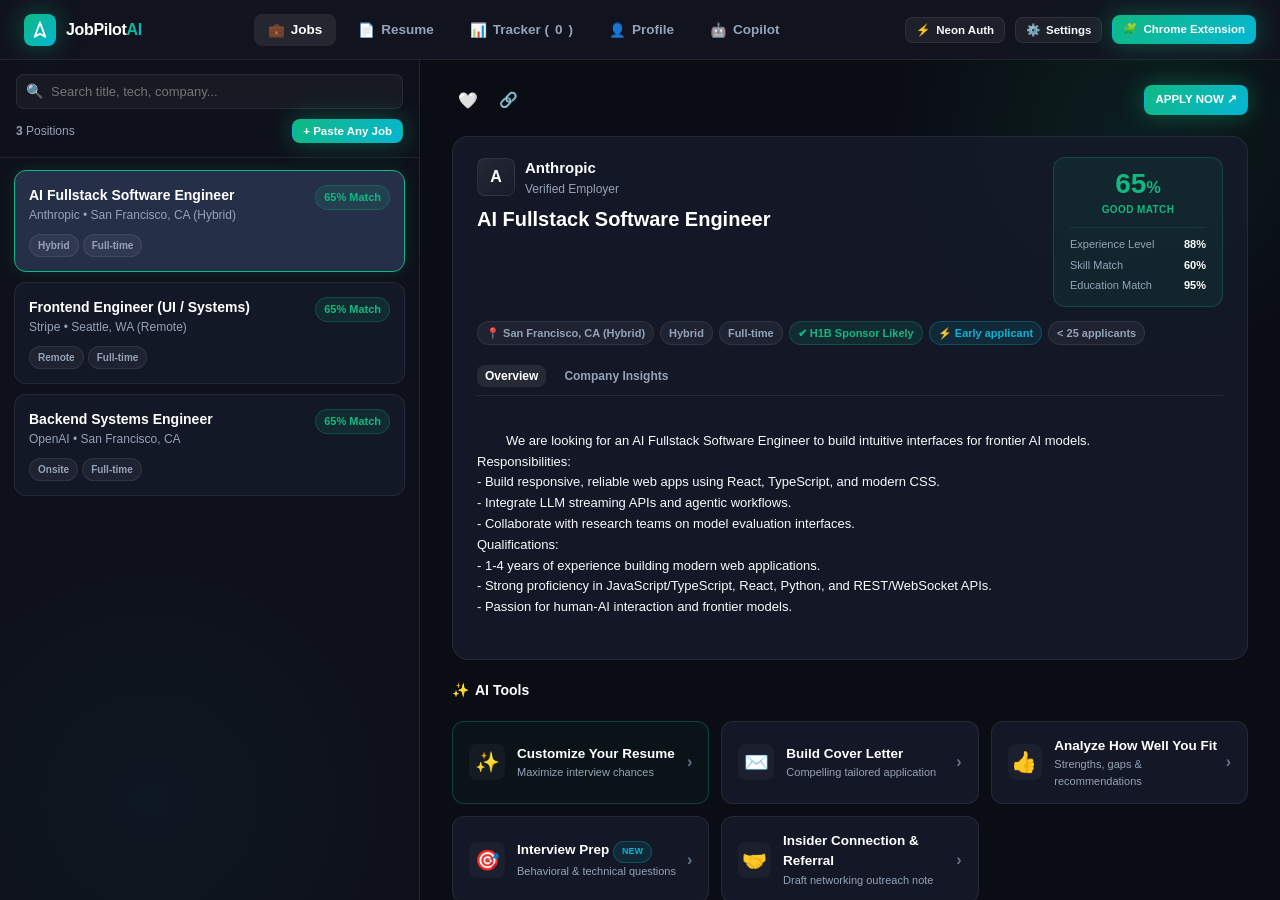
<file: web/index.html>
<!doctype html>
<html lang="en">
<head>
  <meta charset="utf-8" />
  <meta name="viewport" content="width=device-width, initial-scale=1" />
  <title>JobPilot AI — AI Copilot for Smarter Job Applications</title>
  <link rel="stylesheet" href="styles.css" />
  <script src="vendor/pdfjs/pdf.min.js"></script>
  <script src="vendor/mammoth/mammoth.browser.min.js"></script>
</head>
<body>

<div class="app-wrapper">
  <!-- Top Navigation Bar -->
  <header class="navbar">
    <div class="brand-wrapper" id="brand-home-btn">
      <div class="brand-logo-circle">
        <svg width="18" height="18" viewBox="0 0 24 24" fill="none" stroke="#fff" stroke-width="2.5" stroke-linecap="round" stroke-linejoin="round">
          <polygon points="12 2 19 21 12 17 5 21 12 2"></polygon>
        </svg>
      </div>
      <div class="brand-title-text">
        JobPilot<span>AI</span>
      </div>
    </div>

    <!-- Navigation Tabs -->
    <nav class="nav-links">
      <button class="nav-tab-btn active" data-tab="jobs">
        <span>💼</span> Jobs
      </button>
      <button class="nav-tab-btn" data-tab="resume">
        <span>📄</span> Resume
      </button>
      <button class="nav-tab-btn" data-tab="tracker">
        <span>📊</span> Tracker (<span id="tracker-nav-count">0</span>)
      </button>
      <button class="nav-tab-btn" data-tab="profile">
        <span>👤</span> Profile
      </button>
      <button class="nav-tab-btn" data-tab="copilot">
        <span>🤖</span> Copilot
      </button>
    </nav>

    <div class="header-actions">
      <button class="btn btn-secondary btn-sm" id="btn-neon-auth" title="Neon Auth &amp; Cloud Sync">
        <span id="neon-auth-status-dot">⚡</span> <span id="neon-auth-label">Neon Auth</span>
      </button>
      <button class="btn btn-secondary btn-sm" id="btn-open-settings" title="AI Settings">
        <span>⚙️</span> Settings
      </button>
      <a href="jobpilot-ai-extension-v1.0.0.zip" download class="btn btn-brand btn-sm" title="Download Chrome Extension">
        <span>🧩</span> Chrome Extension
      </a>
    </div>
  </header>

  <!-- Main Workspace Views -->
  <main class="main-content">

    <!-- ── VIEW 1: JOBS BOARD (Jobright 2-Column Replica) ── -->
    <div class="tab-view active" id="view-jobs">
      <div class="jobs-layout">
        
        <!-- Left: Job List & Search -->
        <aside class="jobs-list-pane">
          <div class="jobs-search-bar">
            <div class="search-input-wrapper">
              <span class="search-icon-svg">🔍</span>
              <input type="text" class="search-input" id="jobs-search-input" placeholder="Search title, tech, company..." />
            </div>
            <div style="display:flex;justify-content:space-between;align-items:center">
              <span style="font-size:12px;color:var(--text-muted)"><strong id="jobs-total-count">0</strong> Positions</span>
              <button class="btn btn-brand btn-sm" id="btn-open-add-job">
                + Paste Any Job
              </button>
            </div>
          </div>

          <div class="jobs-list-scroll" id="jobs-list-container">
            <!-- Dynamically populated -->
          </div>
        </aside>

        <!-- Right: Selected Job Details & AI Tools -->
        <section class="jobs-detail-pane" id="jobs-detail-container">
          <!-- Dynamically populated by app.js -->
        </section>

      </div>
    </div>

    <!-- ── VIEW 2: RESUME UPLOAD & PARSER ── -->
    <div class="tab-view" id="view-resume">
      <div class="full-page-view">
        <div class="jobright-hero-card">
          <div style="font-weight:800;font-size:16px;color:#fff;margin-bottom:4px">Candidate Resume</div>
          <div style="font-size:12px;color:var(--text-muted);margin-bottom:16px">Upload your resume. It parses locally and privately in your browser without sending your document to any third-party server.</div>
          
          <div id="web-resume-container">
            <!-- Rendered by app.js -->
          </div>
        </div>
      </div>
    </div>

    <!-- ── VIEW 3: TRACKER ── -->
    <div class="tab-view" id="view-tracker">
      <div class="full-page-view">
        <div class="jobright-hero-card">
          <div style="display:flex;justify-content:space-between;align-items:center;margin-bottom:12px">
            <div style="font-weight:800;font-size:16px;color:#fff">Applications Tracker</div>
            <span class="pill-badge pill-badge-cyan" id="tracker-total-badge">0 Tracked</span>
          </div>
          
          <!-- Filter pills -->
          <div style="display:flex;gap:8px;margin-bottom:16px">
            <button class="pill-badge pill-badge-green web-tracker-filter active" data-filter="all" style="cursor:pointer;border:none">All</button>
            <button class="pill-badge pill-badge-gray web-tracker-filter" data-filter="liked" style="cursor:pointer;border:none">Liked ❤️</button>
            <button class="pill-badge pill-badge-gray web-tracker-filter" data-filter="applied" style="cursor:pointer;border:none">Applied 🚀</button>
          </div>

          <div id="web-tracker-list" style="display:flex;flex-direction:column;gap:10px">
            <!-- Rendered by app.js -->
          </div>
        </div>
      </div>
    </div>

    <!-- ── VIEW 4: PROFILE ── -->
    <div class="tab-view" id="view-profile">
      <div class="full-page-view">
        <div class="jobright-hero-card">
          <div style="font-weight:800;font-size:16px;color:#fff;margin-bottom:4px">Candidate Profile</div>
          <div style="font-size:12px;color:var(--text-muted);margin-bottom:16px">Verified personal background used for role tailoring and application autofilling.</div>

          <div style="display:flex;flex-direction:column;gap:14px">
            <div>
              <label style="font-size:12px;color:var(--text-muted);display:block;margin-bottom:4px">Full Name</label>
              <input type="text" id="prof-name" class="search-input" />
            </div>
            <div style="display:grid;grid-template-columns:1fr 1fr;gap:12px">
              <div>
                <label style="font-size:12px;color:var(--text-muted);display:block;margin-bottom:4px">Email Address</label>
                <input type="text" id="prof-email" class="search-input" />
              </div>
              <div>
                <label style="font-size:12px;color:var(--text-muted);display:block;margin-bottom:4px">Phone Number</label>
                <input type="text" id="prof-phone" class="search-input" />
              </div>
            </div>
            <div>
              <label style="font-size:12px;color:var(--text-muted);display:block;margin-bottom:4px">Location / City</label>
              <input type="text" id="prof-location" class="search-input" />
            </div>
            <div style="display:grid;grid-template-columns:1fr 1fr;gap:12px">
              <div>
                <label style="font-size:12px;color:var(--text-muted);display:block;margin-bottom:4px">LinkedIn URL</label>
                <input type="text" id="prof-linkedin" class="search-input" />
              </div>
              <div>
                <label style="font-size:12px;color:var(--text-muted);display:block;margin-bottom:4px">GitHub URL</label>
                <input type="text" id="prof-github" class="search-input" />
              </div>
            </div>
            <div>
              <label style="font-size:12px;color:var(--text-muted);display:block;margin-bottom:4px">Portfolio Website</label>
              <input type="text" id="prof-portfolio" class="search-input" />
            </div>
            <div style="display:grid;grid-template-columns:1fr 1fr;gap:12px">
              <div>
                <label style="font-size:12px;color:var(--text-muted);display:block;margin-bottom:4px">Target Role</label>
                <input type="text" id="prof-role" class="search-input" />
              </div>
              <div>
                <label style="font-size:12px;color:var(--text-muted);display:block;margin-bottom:4px">Work Authorization</label>
                <input type="text" id="prof-workauth" class="search-input" />
              </div>
            </div>
            <button class="btn btn-brand" id="btn-save-web-profile" style="align-self:flex-start;margin-top:6px">
              Save Profile
            </button>
          </div>
        </div>
      </div>
    </div>

    <!-- ── VIEW 5: COPILOT ── -->
    <div class="tab-view" id="view-copilot">
      <div class="full-page-view" style="display:flex;flex-direction:column;height:100%">
        <div class="jobright-hero-card" style="flex:1;display:flex;flex-direction:column;height:100%">
          <div style="font-weight:800;font-size:16px;color:#fff;margin-bottom:4px">JobPilot AI Copilot</div>
          <div style="font-size:12px;color:var(--text-muted);margin-bottom:12px">Ask anything about job requirements, interview questions, or application strategies.</div>
          
          <div id="copilot-web-messages" style="flex:1;overflow-y:auto;background:rgba(0,0,0,0.2);border:1px solid var(--glass-border);border-radius:var(--radius-md);padding:14px;display:flex;flex-direction:column;gap:10px;margin-bottom:12px">
            <div style="text-align:center;color:var(--text-muted);font-size:12px;padding:20px">
              Ask questions about the current job, company, or request tailored application answers.
            </div>
          </div>

          <div style="display:flex;gap:10px">
            <input type="text" id="copilot-web-input" class="search-input" placeholder="Ask about this job or request answers..." style="flex:1" />
            <button class="btn btn-brand" id="btn-copilot-web-send">Send</button>
          </div>
        </div>
      </div>
    </div>

  </main>
</div>

<!-- ── MODAL 1: Customize Your Resume ── -->
<div class="modal-overlay" id="modal-customize-resume">
  <div class="modal-content">
    <div class="modal-header">
      <div class="modal-title">✨ Tailored Resume Bullets</div>
      <button class="icon-button btn-close-modal">✕</button>
    </div>
    <div class="modal-body" id="body-customize-resume">
      <div style="text-align:center;padding:24px;color:var(--text-muted)">Generating tailored bullets...</div>
    </div>
    <div class="modal-footer">
      <button class="btn btn-secondary btn-close-modal">Close</button>
      <button class="btn btn-brand" id="btn-copy-tailored-resume">📋 Copy to Clipboard</button>
    </div>
  </div>
</div>

<!-- ── MODAL 2: Build Cover Letter ── -->
<div class="modal-overlay" id="modal-cover-letter">
  <div class="modal-content">
    <div class="modal-header">
      <div class="modal-title">✉️ Tailored Cover Letter</div>
      <button class="icon-button btn-close-modal">✕</button>
    </div>
    <div class="modal-body" id="body-cover-letter">
      <div style="text-align:center;padding:24px;color:var(--text-muted)">Drafting cover letter...</div>
    </div>
    <div class="modal-footer">
      <button class="btn btn-secondary btn-close-modal">Close</button>
      <button class="btn btn-brand" id="btn-copy-cover-letter">📋 Copy Cover Letter</button>
    </div>
  </div>
</div>

<!-- ── MODAL 3: Analyze How Well You Fit ── -->
<div class="modal-overlay" id="modal-fit-analysis">
  <div class="modal-content">
    <div class="modal-header">
      <div class="modal-title">👍 AI Fit Analysis &amp; Gaps</div>
      <button class="icon-button btn-close-modal">✕</button>
    </div>
    <div class="modal-body" id="body-fit-analysis">
      <!-- Populated dynamically -->
    </div>
    <div class="modal-footer">
      <button class="btn btn-brand btn-close-modal">Got It</button>
    </div>
  </div>
</div>

<!-- ── MODAL 4: Role Interview Prep ── -->
<div class="modal-overlay" id="modal-interview-prep">
  <div class="modal-content">
    <div class="modal-header">
      <div class="modal-title">🎯 Role Interview Coaching &amp; Q&amp;A</div>
      <button class="icon-button btn-close-modal">✕</button>
    </div>
    <div class="modal-body" id="body-interview-prep">
      <div style="text-align:center;padding:24px;color:var(--warning)">Generating interview questions...</div>
    </div>
    <div class="modal-footer">
      <button class="btn btn-secondary btn-close-modal">Close</button>
      <button class="btn btn-brand" id="btn-copy-interview-qa">📋 Copy Q&amp;A</button>
    </div>
  </div>
</div>

<!-- ── MODAL 5: Insider Connection & Referral ── -->
<div class="modal-overlay" id="modal-insider-referral">
  <div class="modal-content">
    <div class="modal-header">
      <div class="modal-title">🤝 Insider Referral Message</div>
      <button class="icon-button btn-close-modal">✕</button>
    </div>
    <div class="modal-body" id="body-insider-referral">
      <div style="text-align:center;padding:24px;color:var(--text-muted)">Drafting outreach note...</div>
    </div>
    <div class="modal-footer">
      <button class="btn btn-secondary btn-close-modal">Close</button>
      <button class="btn btn-brand" id="btn-copy-referral-msg">📋 Copy Message</button>
    </div>
  </div>
</div>

<!-- ── MODAL 6: Add / Paste Any Job ── -->
<div class="modal-overlay" id="modal-add-job">
  <div class="modal-content">
    <div class="modal-header">
      <div class="modal-title">➕ Paste Any Job Description</div>
      <button class="icon-button btn-close-modal">✕</button>
    </div>
    <div class="modal-body">
      <div>
        <label style="font-size:12px;color:var(--text-muted);display:block;margin-bottom:4px">Job Title</label>
        <input type="text" id="add-job-title" class="search-input" placeholder="e.g. Senior Frontend Engineer" />
      </div>
      <div>
        <label style="font-size:12px;color:var(--text-muted);display:block;margin-bottom:4px">Company Name</label>
        <input type="text" id="add-job-company" class="search-input" placeholder="e.g. OpenAI / Stripe / Google" />
      </div>
      <div>
        <label style="font-size:12px;color:var(--text-muted);display:block;margin-bottom:4px">Job Description</label>
        <textarea id="add-job-desc" class="search-input" rows="8" placeholder="Paste the job requirements, responsibilities, and qualifications here..."></textarea>
      </div>
    </div>
    <div class="modal-footer">
      <button class="btn btn-secondary btn-close-modal">Cancel</button>
      <button class="btn btn-brand" id="btn-confirm-add-job">Add &amp; Analyze Job</button>
    </div>
  </div>
</div>

<!-- ── MODAL 7: Settings ── -->
<div class="modal-overlay" id="modal-settings">
  <div class="modal-content">
    <div class="modal-header">
      <div class="modal-title">⚙️ AI Model Configuration</div>
      <button class="icon-button btn-close-modal">✕</button>
    </div>
    <div class="modal-body">
      <div>
        <label style="font-size:12px;color:var(--text-muted);display:block;margin-bottom:4px">Provider</label>
        <select id="settings-provider" class="search-input">
          <option value="openrouter">OpenRouter (Free Reasoning Model)</option>
          <option value="groq">Groq (Ultra-Fast 0.3s)</option>
        </select>
      </div>
      <div>
        <label style="font-size:12px;color:var(--text-muted);display:block;margin-bottom:4px">Model</label>
        <input type="text" id="settings-model" class="search-input" value="nvidia/nemotron-3.5-lightning:free" />
      </div>
      <div>
        <label style="font-size:12px;color:var(--text-muted);display:block;margin-bottom:4px">API Key</label>
        <input type="password" id="settings-api-key" class="search-input" placeholder="API key..." />
      </div>
    </div>
    <div class="modal-footer">
      <button class="btn btn-secondary btn-close-modal">Cancel</button>
      <button class="btn btn-brand" id="btn-save-settings">Save Settings</button>
    </div>
<!-- ── MODAL 8: Neon Auth & Cloud Sync ── -->
<div class="modal-overlay" id="modal-neon-auth">
  <div class="modal-content">
    <div class="modal-header">
      <div class="modal-title">⚡ Neon Cloud &amp; Auth Integration</div>
      <button class="icon-button btn-close-modal">✕</button>
    </div>
    <div class="modal-body">
      <div style="background:rgba(16,185,129,0.08);border:1px solid rgba(16,185,129,0.25);border-radius:var(--radius-sm);padding:14px">
        <div style="font-weight:700;color:var(--brand-green);margin-bottom:4px">Connected to Neon Serverless Cloud</div>
        <div style="font-size:12px;color:var(--text-muted)">Your candidate profile, tracked jobs, and resume documents sync with Neon Postgres &amp; Neon S3 storage.</div>
      </div>

      <div style="display:flex;flex-direction:column;gap:10px;margin-top:6px">
        <div style="display:flex;justify-content:space-between;font-size:12px;padding:6px 0;border-bottom:1px solid var(--glass-border)">
          <span style="color:var(--text-muted)">Neon Auth Endpoint:</span>
          <strong style="color:#fff;font-family:var(--font-mono);font-size:11px">ep-old-salad-b4qbtcsf.neonauth</strong>
        </div>
        <div style="display:flex;justify-content:space-between;font-size:12px;padding:6px 0;border-bottom:1px solid var(--glass-border)">
          <span style="color:var(--text-muted)">Neon Database:</span>
          <strong style="color:#fff;font-family:var(--font-mono);font-size:11px">neondb (us-east-2)</strong>
        </div>
        <div style="display:flex;justify-content:space-between;font-size:12px;padding:6px 0;border-bottom:1px solid var(--glass-border)">
          <span style="color:var(--text-muted)">Object Storage:</span>
          <strong style="color:#fff;font-family:var(--font-mono);font-size:11px">Neon S3-compatible Bucket</strong>
        </div>
      </div>

      <div id="neon-auth-user-status" style="margin-top:8px">
        <!-- Rendered by app.js -->
      </div>
    </div>
    <div class="modal-footer">
      <button class="btn btn-secondary btn-close-modal">Close</button>
      <button class="btn btn-brand" id="btn-neon-auth-action">Connect with Neon Auth</button>
    </div>
  </div>
</div>

<script type="module" src="app.js"></script>
</body>
</html>
</file>
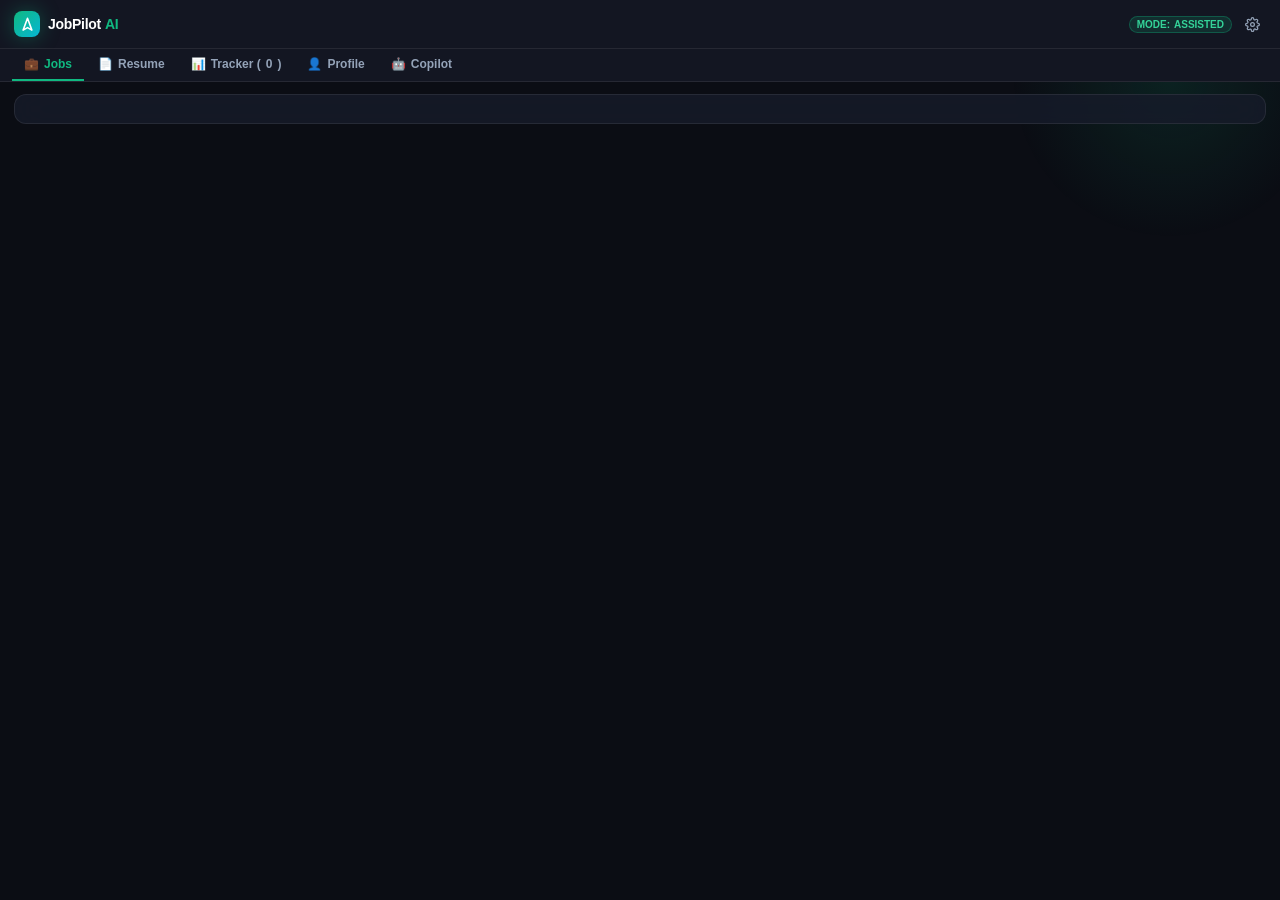
<file: chrome-extension/chat.html>
<!doctype html>
<html lang="en">
<head>
  <meta charset="utf-8" />
  <meta name="viewport" content="width=device-width, initial-scale=1" />
  <title>JobPilot AI — AI Copilot for Smarter Job Applications</title>
  <link rel="stylesheet" href="ui/styles.css" />
  <script src="vendor/pdfjs/pdf.min.js"></script>
  <script src="vendor/mammoth/mammoth.browser.min.js"></script>
</head>
<body>

<div class="app-container">
  <!-- Top Header Bar -->
  <header class="header">
    <div class="brand-wrapper">
      <div class="brand-logo-circle">
        <svg width="15" height="15" viewBox="0 0 24 24" fill="none" stroke="#fff" stroke-width="2.5" stroke-linecap="round" stroke-linejoin="round">
          <polygon points="12 2 19 21 12 17 5 21 12 2"></polygon>
        </svg>
      </div>
      <div class="brand-title-text">
        JobPilot<span>AI</span>
      </div>
    </div>

    <div class="header-actions">
      <button class="pill-badge pill-badge-green" id="btn-mode-toggle" style="cursor:pointer" title="Automation Mode">
        MODE: <strong id="mode-label">ASSISTED</strong>
      </button>
      <button class="icon-button" id="btn-open-options" title="Settings">
        <svg width="15" height="15" viewBox="0 0 24 24" fill="none" stroke="currentColor" stroke-width="2"><circle cx="12" cy="12" r="3"></circle><path d="M19.4 15a1.65 1.65 0 0 0 .33 1.82l.06.06a2 2 0 0 1 0 2.83 2 2 0 0 1-2.83 0l-.06-.06a1.65 1.65 0 0 0-1.82-.33 1.65 1.65 0 0 0-1 1.51V21a2 2 0 0 1-2 2 2 2 0 0 1-2-2v-.09A1.65 1.65 0 0 0 9 19.4a1.65 1.65 0 0 0-1.82.33l-.06.06a2 2 0 0 1-2.83 0 2 2 0 0 1 0-2.83l.06-.06a1.65 1.65 0 0 0 .33-1.82 1.65 1.65 0 0 0-1.51-1H3a2 2 0 0 1-2-2 2 2 0 0 1 2-2h.09A1.65 1.65 0 0 0 4.6 9a1.65 1.65 0 0 0-.33-1.82l-.06-.06a2 2 0 0 1 0-2.83 2 2 0 0 1 2.83 0l.06.06a1.65 1.65 0 0 0 1.82.33H9a1.65 1.65 0 0 0 1-1.51V3a2 2 0 0 1 2-2 2 2 0 0 1 2 2v.09a1.65 1.65 0 0 0 1 1.51 1.65 1.65 0 0 0 1.82-.33l.06-.06a2 2 0 0 1 2.83 0 2 2 0 0 1 0 2.83l-.06.06a1.65 1.65 0 0 0-.33 1.82V9a1.65 1.65 0 0 0 1.51 1H21a2 2 0 0 1 2 2 2 2 0 0 1-2 2h-.09a1.65 1.65 0 0 0-1.51 1z"></path></svg>
      </button>
    </div>
  </header>

  <!-- Top Navigation Tabs (Jobright style) -->
  <nav class="top-nav">
    <button class="nav-tab-btn active" data-tab="jobs">
      <span>💼</span> Jobs
    </button>
    <button class="nav-tab-btn" data-tab="resume">
      <span>📄</span> Resume
    </button>
    <button class="nav-tab-btn" data-tab="tracker">
      <span>📊</span> Tracker (<span id="tracker-count">0</span>)
    </button>
    <button class="nav-tab-btn" data-tab="profile">
      <span>👤</span> Profile
    </button>
    <button class="nav-tab-btn" data-tab="copilot">
      <span>🤖</span> Copilot
    </button>
  </nav>

  <!-- ── 1. Tab: JOBS (Primary Jobright View) ── -->
  <div class="workspace-scroll tab-view active" id="view-jobs">

    <!-- Jobright Hero Card (91% Match Box, Company, Title, Badges) -->
    <div class="jobright-hero-card" id="hero-card-container">
      <!-- Rendered by components.js -->
    </div>

    <!-- AI Tools Panel (Jobright AI Tools) -->
    <div id="ai-tools-container">
      <!-- Rendered by components.js -->
    </div>

    <!-- Smart Job Autofill Banner -->
    <div id="smart-autofill-container">
      <!-- Rendered by components.js -->
    </div>

  </div>

  <!-- ── 2. Tab: RESUME ── -->
  <div class="workspace-scroll tab-view" id="view-resume" style="display:none">
    <div class="jobright-hero-card">
      <div style="font-weight:800;font-size:14px;color:#fff;margin-bottom:4px">Candidate Resume</div>
      <div style="font-size:11.5px;color:var(--text-muted);margin-bottom:12px">Uploaded resumes are parsed locally in Chrome. Your data stays 100% private.</div>
      <div id="resume-container">
        <!-- Rendered by components.js -->
      </div>
    </div>
  </div>

  <!-- ── 3. Tab: TRACKER (Recommended / Liked / Applied) ── -->
  <div class="workspace-scroll tab-view" id="view-tracker" style="display:none">
    <div class="jobright-hero-card">
      <div style="display:flex;justify-content:space-between;align-items:center;margin-bottom:12px">
        <div style="font-weight:800;font-size:14px;color:#fff">Applications Tracker</div>
        <span class="pill-badge pill-badge-cyan" id="tracker-badge-total">0 Tracked</span>
      </div>
      <!-- Jobright Filter Pills -->
      <div style="display:flex;gap:6px;margin-bottom:12px;overflow-x:auto;padding-bottom:2px" id="tracker-filter-bar">
        <button class="pill-badge pill-badge-green tracker-filter-btn active" data-filter="all" style="cursor:pointer;border:none">All</button>
        <button class="pill-badge pill-badge-gray tracker-filter-btn" data-filter="liked" style="cursor:pointer;border:none">Liked ❤️</button>
        <button class="pill-badge pill-badge-gray tracker-filter-btn" data-filter="applied" style="cursor:pointer;border:none">Applied 🚀</button>
        <button class="pill-badge pill-badge-gray tracker-filter-btn" data-filter="analyzed" style="cursor:pointer;border:none">Analyzed 🔍</button>
      </div>
      <div id="tracker-list-container" style="display:flex;flex-direction:column;gap:8px">
        <!-- Dynamically rendered -->
      </div>
    </div>
  </div>

  <!-- ── 4. Tab: PROFILE ── -->
  <div class="workspace-scroll tab-view" id="view-profile" style="display:none">
    <div class="jobright-hero-card">
      <div style="font-weight:800;font-size:14px;color:#fff;margin-bottom:4px">Candidate Profile</div>
      <div style="font-size:11.5px;color:var(--text-muted);margin-bottom:12px">High-confidence verified personal and preference details used for autofilling.</div>

      <div style="display:flex;flex-direction:column;gap:10px">
        <div>
          <label style="font-size:11px;color:var(--text-muted)">Full Name</label>
          <input type="text" id="prof-name" class="chat-textarea" style="width:100%" />
        </div>
        <div style="display:grid;grid-template-columns:1fr 1fr;gap:8px">
          <div>
            <label style="font-size:11px;color:var(--text-muted)">Email</label>
            <input type="text" id="prof-email" class="chat-textarea" style="width:100%" />
          </div>
          <div>
            <label style="font-size:11px;color:var(--text-muted)">Phone</label>
            <input type="text" id="prof-phone" class="chat-textarea" style="width:100%" />
          </div>
        </div>
        <div>
          <label style="font-size:11px;color:var(--text-muted)">Location / City</label>
          <input type="text" id="prof-location" class="chat-textarea" style="width:100%" />
        </div>
        <div style="display:grid;grid-template-columns:1fr 1fr;gap:8px">
          <div>
            <label style="font-size:11px;color:var(--text-muted)">LinkedIn URL</label>
            <input type="text" id="prof-linkedin" class="chat-textarea" style="width:100%" />
          </div>
          <div>
            <label style="font-size:11px;color:var(--text-muted)">GitHub URL</label>
            <input type="text" id="prof-github" class="chat-textarea" style="width:100%" />
          </div>
        </div>
        <div>
          <label style="font-size:11px;color:var(--text-muted)">Portfolio Website</label>
          <input type="text" id="prof-portfolio" class="chat-textarea" style="width:100%" />
        </div>
        <div style="display:grid;grid-template-columns:1fr 1fr;gap:8px">
          <div>
            <label style="font-size:11px;color:var(--text-muted)">Current / Target Role</label>
            <input type="text" id="prof-role" class="chat-textarea" style="width:100%" />
          </div>
          <div>
            <label style="font-size:11px;color:var(--text-muted)">Work Authorization</label>
            <input type="text" id="prof-workauth" class="chat-textarea" placeholder="US Citizen / No sponsorship" style="width:100%" />
          </div>
        </div>
        <button class="btn btn-brand" id="btn-save-profile-action" style="margin-top:6px">Save Profile</button>
      </div>
    </div>
  </div>

  <!-- ── 5. Tab: COPILOT AGENT CHAT ── -->
  <div class="workspace-scroll tab-view" id="view-copilot" style="display:none">
    <div class="copilot-chat-box">
      <div class="chat-scroll" id="copilot-messages">
        <div style="text-align:center;padding:16px;color:var(--text-muted);font-size:12px">
          JobPilot AI Copilot is active. Ask questions about the current job, company, or request tailored application answers.
        </div>
      </div>
      <div class="chat-input-bar">
        <textarea class="chat-textarea" id="copilot-input" placeholder="Ask about this job or request answers..." rows="1"></textarea>
        <button class="btn btn-brand btn-sm" id="btn-copilot-send">
          <svg width="13" height="13" viewBox="0 0 24 24" fill="currentColor"><path d="M2.01 21L23 12 2.01 3 2 10l15 2-15 2z"/></svg>
        </button>
      </div>
    </div>
  </div>

</div>

<!-- ── MODAL 1: Customize Your Resume ── -->
<div class="modal-overlay" id="modal-customize-resume">
  <div class="modal-content">
    <div class="modal-header">
      <div class="modal-title">✨ Tailored Resume Bullets</div>
      <button class="icon-button btn-close-modal">✕</button>
    </div>
    <div class="modal-body" id="body-customize-resume">
      <div style="text-align:center;padding:20px;color:var(--text-muted)">Generating tailored bullets based on job requirements...</div>
    </div>
    <div class="modal-footer">
      <button class="btn btn-secondary btn-close-modal">Close</button>
      <button class="btn btn-brand" id="btn-copy-tailored-resume">📋 Copy to Clipboard</button>
    </div>
  </div>
</div>

<!-- ── MODAL 2: Build Cover Letter ── -->
<div class="modal-overlay" id="modal-cover-letter">
  <div class="modal-content">
    <div class="modal-header">
      <div class="modal-title">✉️ Tailored Cover Letter</div>
      <button class="icon-button btn-close-modal">✕</button>
    </div>
    <div class="modal-body" id="body-cover-letter">
      <div style="text-align:center;padding:20px;color:var(--text-muted)">Drafting personalized cover letter...</div>
    </div>
    <div class="modal-footer">
      <button class="btn btn-secondary btn-close-modal">Close</button>
      <button class="btn btn-brand" id="btn-copy-cover-letter">📋 Copy Cover Letter</button>
    </div>
  </div>
</div>

<!-- ── MODAL 3: Analyze How Well You Fit ── -->
<div class="modal-overlay" id="modal-fit-analysis">
  <div class="modal-content">
    <div class="modal-header">
      <div class="modal-title">👍 AI Fit Analysis &amp; Gaps</div>
      <button class="icon-button btn-close-modal">✕</button>
    </div>
    <div class="modal-body" id="body-fit-analysis">
      <!-- Injected by components.js -->
    </div>
    <div class="modal-footer">
      <button class="btn btn-brand btn-close-modal">Got It</button>
    </div>
  </div>
</div>

<!-- ── MODAL 4: Insider Referral Outreach ── -->
<div class="modal-overlay" id="modal-insider-referral">
  <div class="modal-content">
    <div class="modal-header">
      <div class="modal-title">🤝 Insider Referral Message</div>
      <button class="icon-button btn-close-modal">✕</button>
    </div>
    <div class="modal-body" id="body-insider-referral">
      <div style="text-align:center;padding:20px;color:var(--text-muted)">Drafting networking outreach message...</div>
    </div>
    <div class="modal-footer">
      <button class="btn btn-secondary btn-close-modal">Close</button>
      <button class="btn btn-brand" id="btn-copy-referral-msg">📋 Copy Message</button>
    </div>
  </div>
</div>

<!-- ── MODAL: Interview Coaching Prep (NEW) ── -->
<div class="modal-overlay" id="modal-interview-prep">
  <div class="modal-content">
    <div class="modal-header">
      <div class="modal-title">🎯 Role Interview Prep</div>
      <button class="icon-button btn-close-modal">✕</button>
    </div>
    <div class="modal-body" id="body-interview-prep">
      <div style="text-align:center;padding:20px;color:var(--text-muted)">Generating role-specific interview questions &amp; key concepts...</div>
    </div>
    <div class="modal-footer">
      <button class="btn btn-secondary btn-close-modal">Close</button>
      <button class="btn btn-brand" id="btn-copy-interview-qa">📋 Copy Q&amp;A</button>
    </div>
  </div>
</div>

<!-- ── MODAL 5: Smart Autofill Review Screen ── -->
<div class="modal-overlay" id="modal-autofill-review">
  <div class="modal-content">
    <div class="modal-header">
      <div class="modal-title">⚡ Application Review Screen</div>
      <button class="icon-button btn-close-modal">✕</button>
    </div>
    <div class="modal-body" id="body-autofill-review">
      <!-- Injected dynamically -->
    </div>
    <div class="modal-footer">
      <button class="btn btn-secondary btn-close-modal">Back</button>
      <button class="btn btn-brand" id="btn-confirm-review-ready">✓ Reviewed &amp; Ready to Submit</button>
    </div>
  </div>
</div>

<script type="module" src="chat.js"></script>
</body>
</html>
</file>
<file: web/styles.css>
/* ==========================================================================
   JobPilot AI Web App — Core Design System (Jobright.ai Replica)
   ========================================================================== */

:root {
  color-scheme: dark;
  --bg-primary: #0b0d14;
  --bg-secondary: #131622;
  --bg-card: rgba(22, 27, 42, 0.85);
  --bg-card-hover: rgba(29, 36, 56, 0.95);
  --bg-card-active: rgba(38, 48, 74, 0.98);
  
  --glass-border: rgba(255, 255, 255, 0.08);
  --glass-border-focus: rgba(16, 185, 129, 0.5);
  
  --brand-green: #10b981;
  --brand-green-bg: rgba(16, 185, 129, 0.12);
  --brand-cyan: #06b6d4;
  --brand-gradient: linear-gradient(135deg, #10b981 0%, #06b6d4 100%);
  --brand-glow: 0 0 24px rgba(16, 185, 129, 0.4);

  --accent-purple: #8b5cf6;
  --accent-purple-bg: rgba(139, 92, 246, 0.15);

  --text-main: #f8fafc;
  --text-muted: #94a3b8;
  --text-dim: #64748b;

  --success: #10b981;
  --warning: #f59e0b;
  --warning-bg: rgba(245, 158, 11, 0.12);
  --danger: #ef4444;
  --info: #38bdf8;

  --radius-xs: 4px;
  --radius-sm: 8px;
  --radius-md: 12px;
  --radius-lg: 16px;
  --radius-pill: 9999px;

  --font-sans: -apple-system, BlinkMacSystemFont, 'Segoe UI', Roboto, Helvetica, Arial, sans-serif;
  --font-mono: 'SFMono-Regular', Consolas, 'Liberation Mono', Menlo, monospace;
}

* {
  box-sizing: border-box;
  margin: 0;
  padding: 0;
}

body {
  background: var(--bg-primary);
  color: var(--text-main);
  font-family: var(--font-sans);
  font-size: 14px;
  line-height: 1.5;
  height: 100vh;
  display: flex;
  flex-direction: column;
  overflow: hidden;
}

body::before {
  content: '';
  position: fixed;
  top: -120px;
  right: -100px;
  width: 500px;
  height: 500px;
  background: radial-gradient(circle, rgba(16, 185, 129, 0.1) 0%, transparent 70%);
  pointer-events: none;
  z-index: 0;
}

body::after {
  content: '';
  position: fixed;
  bottom: -150px;
  left: -100px;
  width: 500px;
  height: 500px;
  background: radial-gradient(circle, rgba(6, 182, 212, 0.08) 0%, transparent 70%);
  pointer-events: none;
  z-index: 0;
}

.app-wrapper {
  position: relative;
  z-index: 1;
  display: flex;
  flex-direction: column;
  height: 100%;
  width: 100%;
}

/* ── Top Header ── */
.navbar {
  flex-shrink: 0;
  height: 60px;
  padding: 0 24px;
  background: rgba(19, 22, 34, 0.85);
  backdrop-filter: blur(12px);
  border-bottom: 1px solid var(--glass-border);
  display: flex;
  align-items: center;
  justify-content: space-between;
}

.brand-wrapper {
  display: flex;
  align-items: center;
  gap: 10px;
  cursor: pointer;
}

.brand-logo-circle {
  width: 32px;
  height: 32px;
  border-radius: var(--radius-sm);
  background: var(--brand-gradient);
  display: flex;
  align-items: center;
  justify-content: center;
  box-shadow: var(--brand-glow);
}

.brand-title-text {
  font-size: 16px;
  font-weight: 800;
  color: #fff;
  letter-spacing: -0.02em;
}

.brand-title-text span {
  background: var(--brand-gradient);
  -webkit-background-clip: text;
  -webkit-text-fill-color: transparent;
}

.nav-links {
  display: flex;
  align-items: center;
  gap: 8px;
}

.nav-tab-btn {
  background: none;
  border: none;
  color: var(--text-muted);
  font-size: 13.5px;
  font-weight: 600;
  padding: 8px 14px;
  border-radius: var(--radius-sm);
  cursor: pointer;
  display: inline-flex;
  align-items: center;
  gap: 6px;
  transition: all 0.2s ease;
}

.nav-tab-btn:hover {
  color: #fff;
  background: rgba(255, 255, 255, 0.04);
}

.nav-tab-btn.active {
  color: #fff;
  background: rgba(255, 255, 255, 0.08);
}

.header-actions {
  display: flex;
  align-items: center;
  gap: 10px;
}

/* ── Buttons ── */
.btn {
  display: inline-flex;
  align-items: center;
  justify-content: center;
  gap: 6px;
  font-size: 13px;
  font-weight: 600;
  padding: 8px 14px;
  border-radius: var(--radius-sm);
  border: 1px solid transparent;
  cursor: pointer;
  transition: all 0.15s ease;
  user-select: none;
  text-decoration: none;
}

.btn-brand {
  background: var(--brand-gradient);
  color: #fff;
  box-shadow: var(--brand-glow);
}

.btn-brand:hover {
  opacity: 0.95;
  transform: translateY(-1px);
}

.btn-secondary {
  background: rgba(255, 255, 255, 0.05);
  border: 1px solid var(--glass-border);
  color: var(--text-main);
}

.btn-secondary:hover {
  background: rgba(255, 255, 255, 0.09);
  color: #fff;
}

.btn-sm {
  padding: 5px 10px;
  font-size: 11.5px;
}

.icon-button {
  background: transparent;
  border: none;
  color: var(--text-muted);
  width: 32px;
  height: 32px;
  border-radius: var(--radius-sm);
  display: inline-flex;
  align-items: center;
  justify-content: center;
  cursor: pointer;
  transition: all 0.15s;
}

.icon-button:hover {
  color: #fff;
  background: rgba(255, 255, 255, 0.06);
}

/* ── Badges ── */
.pill-badge {
  display: inline-flex;
  align-items: center;
  gap: 4px;
  font-size: 11px;
  font-weight: 600;
  padding: 3px 8px;
  border-radius: var(--radius-pill);
}

.pill-badge-green {
  background: var(--brand-green-bg);
  color: var(--brand-green);
  border: 1px solid rgba(16, 185, 129, 0.25);
}

.pill-badge-cyan {
  background: rgba(6, 182, 212, 0.12);
  color: var(--brand-cyan);
  border: 1px solid rgba(6, 182, 212, 0.25);
}

.pill-badge-gray {
  background: rgba(255, 255, 255, 0.05);
  color: var(--text-muted);
  border: 1px solid var(--glass-border);
}

/* ── Main Layout: 2 Columns (Jobright-style) ── */
.main-content {
  flex: 1;
  display: flex;
  overflow: hidden;
  position: relative;
}

.tab-view {
  width: 100%;
  height: 100%;
  display: none;
}

.tab-view.active {
  display: flex;
}

/* ── View: JOBS (2-Column Layout) ── */
.jobs-layout {
  display: flex;
  width: 100%;
  height: 100%;
}

/* Left Column: Job List */
.jobs-list-pane {
  width: 420px;
  flex-shrink: 0;
  border-right: 1px solid var(--glass-border);
  display: flex;
  flex-direction: column;
  background: rgba(19, 22, 34, 0.5);
}

.jobs-search-bar {
  padding: 14px 16px;
  border-bottom: 1px solid var(--glass-border);
  display: flex;
  flex-direction: column;
  gap: 10px;
}

.search-input-wrapper {
  position: relative;
  display: flex;
  align-items: center;
}

.search-input {
  width: 100%;
  background: rgba(255, 255, 255, 0.04);
  border: 1px solid var(--glass-border);
  border-radius: var(--radius-sm);
  padding: 9px 12px 9px 34px;
  color: #fff;
  font-size: 13px;
  outline: none;
}

.search-input:focus {
  border-color: var(--glass-border-focus);
}

.search-icon-svg {
  position: absolute;
  left: 10px;
  color: var(--text-dim);
}

.jobs-list-scroll {
  flex: 1;
  overflow-y: auto;
  padding: 12px 14px;
  display: flex;
  flex-direction: column;
  gap: 10px;
}

.job-item-card {
  background: var(--bg-card);
  border: 1px solid var(--glass-border);
  border-radius: var(--radius-md);
  padding: 14px;
  cursor: pointer;
  transition: all 0.15s ease;
  display: flex;
  flex-direction: column;
  gap: 8px;
}

.job-item-card:hover {
  background: var(--bg-card-hover);
  border-color: rgba(255, 255, 255, 0.15);
  transform: translateY(-1px);
}

.job-item-card.selected {
  background: var(--bg-card-active);
  border-color: var(--brand-green);
  box-shadow: 0 0 16px rgba(16, 185, 129, 0.15);
}

.job-item-header {
  display: flex;
  justify-content: space-between;
  align-items: flex-start;
  gap: 8px;
}

.job-item-title {
  font-weight: 700;
  font-size: 14px;
  color: #fff;
}

.job-item-company {
  font-size: 12px;
  color: var(--text-muted);
}

/* Right Column: Job Details & AI Tools */
.jobs-detail-pane {
  flex: 1;
  overflow-y: auto;
  padding: 24px 32px;
  display: flex;
  flex-direction: column;
  gap: 20px;
  max-width: 900px;
  margin: 0 auto;
}

/* ── Hero Card (Match Gauge + Company + Badges) ── */
.jobright-hero-card {
  background: var(--bg-card);
  border: 1px solid var(--glass-border);
  border-radius: var(--radius-lg);
  padding: 20px 24px;
  display: flex;
  flex-direction: column;
  gap: 14px;
}

.jobright-header-row {
  display: flex;
  justify-content: space-between;
  align-items: flex-start;
  gap: 16px;
}

.company-logo-avatar {
  width: 38px;
  height: 38px;
  border-radius: var(--radius-sm);
  background: linear-gradient(135deg, rgba(255, 255, 255, 0.08), rgba(255, 255, 255, 0.02));
  border: 1px solid var(--glass-border);
  display: flex;
  align-items: center;
  justify-content: center;
  font-weight: 800;
  font-size: 16px;
  color: #fff;
  flex-shrink: 0;
}

.jobright-title {
  font-size: 20px;
  font-weight: 800;
  color: #fff;
  margin-top: 4px;
}

/* Jobright Match Gauge Box */
.jobright-match-box {
  background: rgba(16, 185, 129, 0.08);
  border: 1px solid rgba(16, 185, 129, 0.25);
  border-radius: var(--radius-md);
  padding: 12px 16px;
  min-width: 170px;
  text-align: center;
}

.match-score-big {
  font-size: 28px;
  font-weight: 900;
  color: var(--brand-green);
  line-height: 1;
}

.match-score-big span {
  font-size: 16px;
  font-weight: 700;
}

.match-rating-badge {
  display: inline-block;
  font-size: 10px;
  font-weight: 800;
  letter-spacing: 0.04em;
  color: var(--brand-green);
  margin-top: 4px;
}

.match-breakdown-list {
  display: flex;
  flex-direction: column;
  gap: 4px;
  margin-top: 8px;
  border-top: 1px solid rgba(16, 185, 129, 0.15);
  padding-top: 8px;
}

.match-breakdown-row {
  display: flex;
  justify-content: space-between;
  font-size: 11px;
  color: var(--text-muted);
}

.match-breakdown-row strong {
  color: #fff;
}

.jobright-badges-bar {
  display: flex;
  flex-wrap: wrap;
  gap: 6px;
}

/* ── AI Tools Cards Grid ── */
.ai-tools-grid {
  display: grid;
  grid-template-columns: repeat(auto-fit, minmax(240px, 1fr));
  gap: 12px;
}

.ai-tool-card {
  background: var(--bg-card);
  border: 1px solid var(--glass-border);
  border-radius: var(--radius-md);
  padding: 14px 16px;
  cursor: pointer;
  display: flex;
  align-items: center;
  justify-content: space-between;
  transition: all 0.15s ease;
}

.ai-tool-card:hover {
  background: var(--bg-card-hover);
  border-color: rgba(255, 255, 255, 0.15);
  transform: translateY(-1px);
}

.ai-tool-card.primary-tool {
  border-color: rgba(16, 185, 129, 0.3);
  background: rgba(16, 185, 129, 0.04);
}

.ai-tool-card.primary-tool:hover {
  background: rgba(16, 185, 129, 0.08);
}

.ai-tool-left {
  display: flex;
  align-items: center;
  gap: 12px;
}

.ai-tool-icon {
  font-size: 20px;
  width: 36px;
  height: 36px;
  border-radius: var(--radius-sm);
  background: rgba(255, 255, 255, 0.04);
  display: flex;
  align-items: center;
  justify-content: center;
}

.ai-tool-title {
  font-weight: 700;
  font-size: 13.5px;
  color: #fff;
}

.ai-tool-subtext {
  font-size: 11px;
  color: var(--text-muted);
}

.ai-tool-arrow {
  color: var(--text-dim);
  font-size: 16px;
  font-weight: 700;
}

/* ── Modals ── */
.modal-overlay {
  position: fixed;
  inset: 0;
  background: rgba(0, 0, 0, 0.7);
  backdrop-filter: blur(8px);
  z-index: 999;
  display: none;
  align-items: center;
  justify-content: center;
  padding: 20px;
}

.modal-overlay.active {
  display: flex;
}

.modal-content {
  background: #131622;
  border: 1px solid var(--glass-border);
  border-radius: var(--radius-lg);
  width: 100%;
  max-width: 620px;
  max-height: 85vh;
  display: flex;
  flex-direction: column;
  box-shadow: 0 20px 40px rgba(0, 0, 0, 0.6);
  animation: modalIn 0.18s ease-out;
}

@keyframes modalIn {
  from { opacity: 0; transform: scale(0.96); }
  to { opacity: 1; transform: scale(1); }
}

.modal-header {
  padding: 16px 20px;
  border-bottom: 1px solid var(--glass-border);
  display: flex;
  align-items: center;
  justify-content: space-between;
}

.modal-title {
  font-size: 15px;
  font-weight: 700;
  color: #fff;
}

.modal-body {
  padding: 20px;
  overflow-y: auto;
  font-size: 13px;
  line-height: 1.6;
  display: flex;
  flex-direction: column;
  gap: 12px;
}

.modal-footer {
  padding: 14px 20px;
  border-top: 1px solid var(--glass-border);
  display: flex;
  justify-content: flex-end;
  gap: 10px;
}

/* Full Width Views (Resume, Tracker, Profile, Copilot) */
.full-page-view {
  width: 100%;
  height: 100%;
  overflow-y: auto;
  padding: 28px 40px;
  max-width: 900px;
  margin: 0 auto;
}

/* Responsive adjustments */
@media (max-width: 900px) {
  .jobs-layout {
    flex-direction: column;
  }
  .jobs-list-pane {
    width: 100%;
    height: 320px;
    border-right: none;
    border-bottom: 1px solid var(--glass-border);
  }
  .jobs-detail-pane {
    padding: 16px;
  }
}
</file>
<file: chrome-extension/ui/styles.css>
/* ==========================================================================
   JobPilot AI — Core Design System (Jobright-inspired Dark Glassmorphism)
   ========================================================================== */

:root {
  color-scheme: dark;
  --bg-primary: #0b0d14;
  --bg-secondary: #131622;
  --bg-card: rgba(22, 27, 42, 0.82);
  --bg-card-hover: rgba(29, 36, 56, 0.92);
  --bg-card-active: rgba(38, 48, 74, 0.95);
  
  --glass-border: rgba(255, 255, 255, 0.08);
  --glass-border-focus: rgba(16, 185, 129, 0.5);
  
  --brand-green: #10b981;
  --brand-green-bg: rgba(16, 185, 129, 0.12);
  --brand-cyan: #06b6d4;
  --brand-gradient: linear-gradient(135deg, #10b981 0%, #06b6d4 100%);
  --brand-glow: 0 0 20px rgba(16, 185, 129, 0.35);

  --accent-purple: #8b5cf6;
  --accent-purple-bg: rgba(139, 92, 246, 0.15);

  --text-main: #f8fafc;
  --text-muted: #94a3b8;
  --text-dim: #64748b;

  --success: #10b981;
  --warning: #f59e0b;
  --warning-bg: rgba(245, 158, 11, 0.12);
  --danger: #ef4444;
  --info: #38bdf8;

  --radius-xs: 4px;
  --radius-sm: 8px;
  --radius-md: 12px;
  --radius-lg: 16px;
  --radius-pill: 9999px;

  --font-sans: -apple-system, BlinkMacSystemFont, 'Segoe UI', Roboto, Helvetica, Arial, sans-serif;
  --font-mono: 'SFMono-Regular', Consolas, 'Liberation Mono', Menlo, monospace;
}

* {
  box-sizing: border-box;
  margin: 0;
  padding: 0;
}

body {
  background: var(--bg-primary);
  color: var(--text-main);
  font-family: var(--font-sans);
  font-size: 13px;
  line-height: 1.5;
  height: 100vh;
  display: flex;
  flex-direction: column;
  overflow: hidden;
  user-select: none;
}

/* Background subtle ambient glows */
body::before {
  content: '';
  position: fixed;
  top: -80px;
  right: -50px;
  width: 320px;
  height: 320px;
  background: radial-gradient(circle, rgba(16, 185, 129, 0.12) 0%, transparent 70%);
  pointer-events: none;
  z-index: 0;
}

.app-container {
  position: relative;
  z-index: 1;
  display: flex;
  flex-direction: column;
  height: 100%;
  width: 100%;
}

/* ── Top Header Bar ── */
.header {
  flex-shrink: 0;
  padding: 10px 14px;
  background: var(--bg-secondary);
  border-bottom: 1px solid var(--glass-border);
  display: flex;
  align-items: center;
  justify-content: space-between;
}

.brand-wrapper {
  display: flex;
  align-items: center;
  gap: 8px;
}

.brand-logo-circle {
  width: 26px;
  height: 26px;
  border-radius: var(--radius-sm);
  background: var(--brand-gradient);
  display: flex;
  align-items: center;
  justify-content: center;
  box-shadow: var(--brand-glow);
}

.brand-title-text {
  font-size: 14px;
  font-weight: 800;
  letter-spacing: -0.02em;
  color: #fff;
  display: flex;
  align-items: center;
  gap: 4px;
}

.brand-title-text span {
  color: var(--brand-green);
}

.header-actions {
  display: flex;
  align-items: center;
  gap: 6px;
}

.icon-button {
  background: transparent;
  border: 1px solid transparent;
  color: var(--text-muted);
  width: 28px;
  height: 28px;
  border-radius: var(--radius-sm);
  display: flex;
  align-items: center;
  justify-content: center;
  cursor: pointer;
  transition: all 0.2s;
}

.icon-button:hover {
  background: rgba(255, 255, 255, 0.08);
  color: var(--text-main);
}

/* ── Top Navigation Tabs (Jobright style) ── */
.top-nav {
  display: flex;
  padding: 0 12px;
  background: var(--bg-secondary);
  border-bottom: 1px solid var(--glass-border);
  gap: 2px;
  overflow-x: auto;
}

.nav-tab-btn {
  padding: 8px 12px;
  font-size: 12px;
  font-weight: 600;
  color: var(--text-muted);
  background: transparent;
  border: none;
  border-bottom: 2px solid transparent;
  cursor: pointer;
  white-space: nowrap;
  transition: all 0.2s;
  display: flex;
  align-items: center;
  gap: 5px;
}

.nav-tab-btn:hover {
  color: var(--text-main);
}

.nav-tab-btn.active {
  color: var(--brand-green);
  border-bottom-color: var(--brand-green);
}

/* ── Main Scrollable Workspace ── */
.workspace-scroll {
  flex: 1;
  overflow-y: auto;
  padding: 12px 14px;
  display: flex;
  flex-direction: column;
  gap: 12px;
}

/* ── Job & Match Score Section (Jobright Replica) ── */
.jobright-hero-card {
  background: var(--bg-card);
  backdrop-filter: blur(16px);
  -webkit-backdrop-filter: blur(16px);
  border: 1px solid var(--glass-border);
  border-radius: var(--radius-md);
  padding: 14px;
  display: flex;
  flex-direction: column;
  gap: 12px;
}

.jobright-header-row {
  display: flex;
  justify-content: space-between;
  align-items: flex-start;
  gap: 10px;
}

.jobright-company-row {
  display: flex;
  align-items: center;
  gap: 8px;
  font-size: 12px;
  color: var(--text-muted);
}

.company-logo-avatar {
  width: 24px;
  height: 24px;
  border-radius: 4px;
  background: linear-gradient(135deg, #1e293b, #334155);
  display: flex;
  align-items: center;
  justify-content: center;
  font-weight: 700;
  color: #fff;
  font-size: 11px;
}

.jobright-title {
  font-size: 14.5px;
  font-weight: 800;
  color: #fff;
  line-height: 1.3;
  margin-top: 4px;
}

/* Jobright Big Match Gauge */
.jobright-match-box {
  background: rgba(16, 185, 129, 0.08);
  border: 1px solid rgba(16, 185, 129, 0.25);
  border-radius: var(--radius-sm);
  padding: 8px 12px;
  display: flex;
  flex-direction: column;
  align-items: flex-end;
  min-width: 130px;
  flex-shrink: 0;
}

.match-score-big {
  font-size: 26px;
  font-weight: 900;
  color: var(--brand-green);
  line-height: 1;
  display: flex;
  align-items: baseline;
  gap: 1px;
}

.match-score-big span {
  font-size: 14px;
  font-weight: 700;
}

.match-rating-badge {
  font-size: 9.5px;
  font-weight: 800;
  letter-spacing: 0.06em;
  text-transform: uppercase;
  color: var(--brand-green);
  margin-top: 2px;
}

.match-breakdown-list {
  display: flex;
  flex-direction: column;
  gap: 3px;
  margin-top: 8px;
  width: 100%;
  border-top: 1px solid rgba(255, 255, 255, 0.06);
  padding-top: 6px;
}

.match-breakdown-row {
  display: flex;
  justify-content: space-between;
  font-size: 10.5px;
  color: var(--text-muted);
}

.match-breakdown-row strong {
  color: #fff;
}

/* Badges Bar */
.jobright-badges-bar {
  display: flex;
  flex-wrap: wrap;
  gap: 5px;
}

.pill-badge {
  font-size: 10px;
  font-weight: 600;
  padding: 2px 7px;
  border-radius: var(--radius-pill);
  display: inline-flex;
  align-items: center;
  gap: 4px;
}

.pill-badge-green {
  background: rgba(16, 185, 129, 0.15);
  color: #34d399;
  border: 1px solid rgba(16, 185, 129, 0.3);
}

.pill-badge-cyan {
  background: rgba(6, 182, 212, 0.15);
  color: #38bdf8;
  border: 1px solid rgba(6, 182, 212, 0.3);
}

.pill-badge-gray {
  background: rgba(255, 255, 255, 0.05);
  color: var(--text-muted);
  border: 1px solid var(--glass-border);
}

/* ── AI Tools Panel (Exact Jobright replicas) ── */
.ai-tools-section-title {
  font-size: 11.5px;
  font-weight: 800;
  text-transform: uppercase;
  letter-spacing: 0.05em;
  color: var(--text-muted);
  margin-top: 4px;
  display: flex;
  align-items: center;
  gap: 6px;
}

.ai-tools-list {
  display: flex;
  flex-direction: column;
  gap: 8px;
}

.ai-tool-card {
  background: var(--bg-card);
  border: 1px solid var(--glass-border);
  border-radius: var(--radius-md);
  padding: 11px 14px;
  display: flex;
  align-items: center;
  justify-content: space-between;
  cursor: pointer;
  transition: all 0.2s cubic-bezier(0.16, 1, 0.3, 1);
  text-align: left;
}

.ai-tool-card:hover {
  border-color: rgba(255, 255, 255, 0.2);
  transform: translateY(-1px);
}

.ai-tool-card.primary-tool {
  background: linear-gradient(135deg, rgba(16, 185, 129, 0.12) 0%, rgba(6, 182, 212, 0.08) 100%);
  border-color: rgba(16, 185, 129, 0.35);
}

.ai-tool-card.primary-tool:hover {
  border-color: var(--brand-green);
  box-shadow: var(--brand-glow);
}

.ai-tool-left {
  display: flex;
  align-items: center;
  gap: 10px;
}

.ai-tool-icon {
  font-size: 16px;
  width: 28px;
  height: 28px;
  border-radius: var(--radius-sm);
  background: rgba(255, 255, 255, 0.05);
  display: flex;
  align-items: center;
  justify-content: center;
  flex-shrink: 0;
}

.primary-tool .ai-tool-icon {
  background: rgba(16, 185, 129, 0.2);
  color: var(--brand-green);
}

.ai-tool-title {
  font-size: 12.5px;
  font-weight: 700;
  color: #fff;
}

.ai-tool-subtext {
  font-size: 11px;
  color: var(--text-muted);
}

.ai-tool-arrow {
  color: var(--text-dim);
  font-size: 14px;
  transition: transform 0.15s;
}

.ai-tool-card:hover .ai-tool-arrow {
  color: #fff;
  transform: translateX(2px);
}

/* ── Smart Job Autofill Bar ── */
.smart-autofill-banner {
  background: linear-gradient(135deg, rgba(99, 102, 241, 0.15) 0%, rgba(139, 92, 246, 0.12) 100%);
  border: 1px solid rgba(139, 92, 246, 0.35);
  border-radius: var(--radius-md);
  padding: 12px 14px;
  display: flex;
  align-items: center;
  justify-content: space-between;
  cursor: pointer;
  transition: all 0.2s;
}

.smart-autofill-banner:hover {
  border-color: var(--accent-purple);
  box-shadow: 0 0 16px rgba(139, 92, 246, 0.25);
}

.autofill-badge-title {
  display: flex;
  align-items: center;
  gap: 6px;
  font-weight: 800;
  font-size: 13px;
  color: #fff;
}

.autofill-subtext {
  font-size: 11px;
  color: var(--text-muted);
  margin-top: 2px;
}

/* ── Copilot Agent Chat Feed ── */
.copilot-chat-box {
  background: rgba(11, 13, 20, 0.7);
  border: 1px solid var(--glass-border);
  border-radius: var(--radius-md);
  display: flex;
  flex-direction: column;
  min-height: 180px;
  overflow: hidden;
}

.chat-scroll {
  flex: 1;
  max-height: 240px;
  overflow-y: auto;
  padding: 10px 12px;
  display: flex;
  flex-direction: column;
  gap: 8px;
}

.chat-msg-row {
  display: flex;
  flex-direction: column;
  gap: 2px;
  max-width: 94%;
}

.chat-msg-row.user {
  align-self: flex-end;
}

.chat-msg-row.assistant {
  align-self: flex-start;
}

.chat-bubble {
  padding: 8px 12px;
  border-radius: var(--radius-sm);
  font-size: 12px;
  line-height: 1.45;
  word-break: break-word;
}

.chat-msg-row.user .chat-bubble {
  background: var(--brand-gradient);
  color: #fff;
  border-bottom-right-radius: 2px;
}

.chat-msg-row.assistant .chat-bubble {
  background: rgba(255, 255, 255, 0.05);
  border: 1px solid var(--glass-border);
  color: var(--text-main);
  border-bottom-left-radius: 2px;
}

.chat-input-bar {
  display: flex;
  align-items: center;
  gap: 6px;
  padding: 8px 10px;
  background: var(--bg-secondary);
  border-top: 1px solid var(--glass-border);
}

.chat-textarea {
  flex: 1;
  background: rgba(0, 0, 0, 0.35);
  border: 1px solid var(--glass-border);
  border-radius: var(--radius-sm);
  padding: 7px 10px;
  color: #fff;
  font-size: 12px;
  outline: none;
  resize: none;
  font-family: inherit;
}

.chat-textarea:focus {
  border-color: var(--brand-green);
}

/* ── Generic Buttons ── */
.btn {
  padding: 7px 12px;
  border-radius: var(--radius-sm);
  font-size: 12px;
  font-weight: 700;
  cursor: pointer;
  display: inline-flex;
  align-items: center;
  justify-content: center;
  gap: 6px;
  transition: all 0.15s;
  border: 1px solid transparent;
}

.btn-brand {
  background: var(--brand-gradient);
  color: #fff;
  box-shadow: var(--brand-glow);
}

.btn-brand:hover {
  opacity: 0.95;
}

.btn-secondary {
  background: rgba(255, 255, 255, 0.06);
  border-color: var(--glass-border);
  color: var(--text-main);
}

.btn-secondary:hover {
  background: rgba(255, 255, 255, 0.12);
}

.btn-sm {
  padding: 4px 8px;
  font-size: 11px;
}

/* ── Full Overlay Modals ── */
.modal-overlay {
  position: fixed;
  inset: 0;
  background: rgba(0, 0, 0, 0.75);
  backdrop-filter: blur(8px);
  -webkit-backdrop-filter: blur(8px);
  display: none;
  align-items: center;
  justify-content: center;
  z-index: 100;
  padding: 16px;
}

.modal-overlay.active {
  display: flex;
}

.modal-content {
  background: var(--bg-secondary);
  border: 1px solid var(--glass-border);
  border-radius: var(--radius-lg);
  width: 100%;
  max-width: 480px;
  max-height: 85vh;
  display: flex;
  flex-direction: column;
  overflow: hidden;
  box-shadow: 0 16px 48px rgba(0, 0, 0, 0.6);
}

.modal-header {
  padding: 12px 16px;
  border-bottom: 1px solid var(--glass-border);
  display: flex;
  align-items: center;
  justify-content: space-between;
}

.modal-title {
  font-size: 13.5px;
  font-weight: 800;
  color: #fff;
  display: flex;
  align-items: center;
  gap: 6px;
}

.modal-body {
  padding: 14px 16px;
  overflow-y: auto;
  flex: 1;
  display: flex;
  flex-direction: column;
  gap: 12px;
}

.modal-footer {
  padding: 10px 16px;
  border-top: 1px solid var(--glass-border);
  display: flex;
  justify-content: flex-end;
  gap: 8px;
  background: rgba(0, 0, 0, 0.2);
}
</file>
